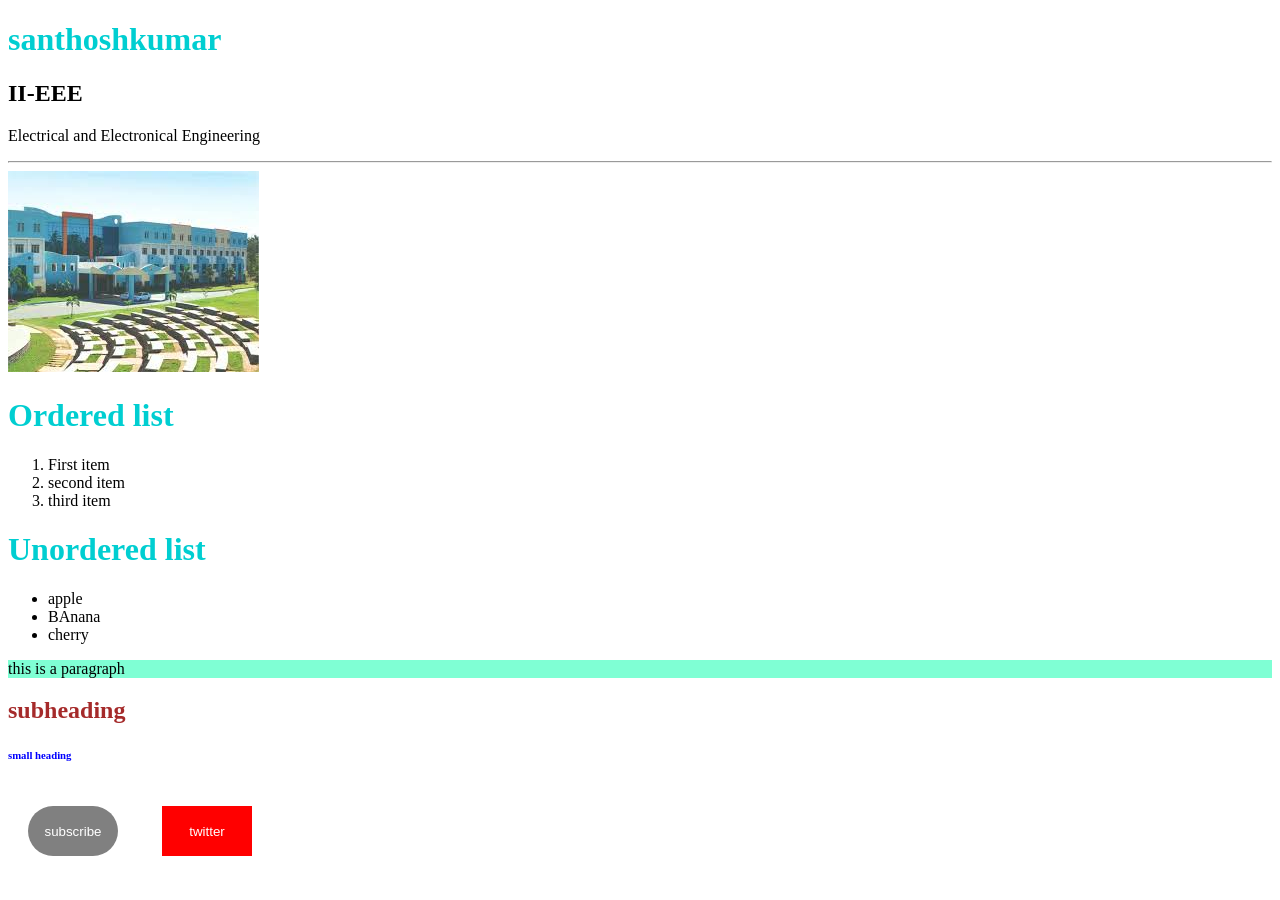
<file: index.html>
<!DOCTYPE html>
<html lang="en">
<head>
    <meta charset="UTF-8">
    <meta name="viewport" content="width=device-width, initial-scale=1.0">
    <title>Document</title>
    <style>
        .subscribe{
            background-color:gray;
            color:white;
            height: 50px;
            width: 90px;
            border-radius:25px;
            border:none;
            margin:20px;

        }
           .subscribe:hover{
            color:yellow;
             cursor:pointer;
            background-color:green;
           }
        .twitter{
            background-color:red;
            color:white;
            height: 50px;
            width: 90px;
            margin:20px;
           
            border:none;
            

        }
        .twitter:hover{
            color:yellow;
            background-color:green;
            cursor:pointer;

        }
        h1{
            color:darkturquoise;
        }
         
    </style>
</head>
<body>
    <h1>santhoshkumar</h1>
    <h2>II-EEE</h2>
    <p> Electrical and Electronical Engineering  </p>
    <hr>
    <a href="https://sece.ac.in/" target="_blank"><img src="college.jpg" alt="college Image"></a>
     <h1>Ordered list</h1>
     <ol>
        <li>First item</li>
        <li>second item</li>
         <li>third item</li>
     </ol>
     <h1>Unordered list</h1>
     <ul>
         <li>apple</li>
        <li>BAnana</li>
         <li>cherry</li>
        </ul>
        <p style="background-color:aquamarine;">this is a paragraph</p>
        <h2 style="color:brown;">subheading</h2>
        <h6 style="color: blue;">small heading</h6>
        <button class="subscribe">
           subscribe
    </button>
        <button class="twitter">
         twitter
    </button>
    </body>
</html>
</file>
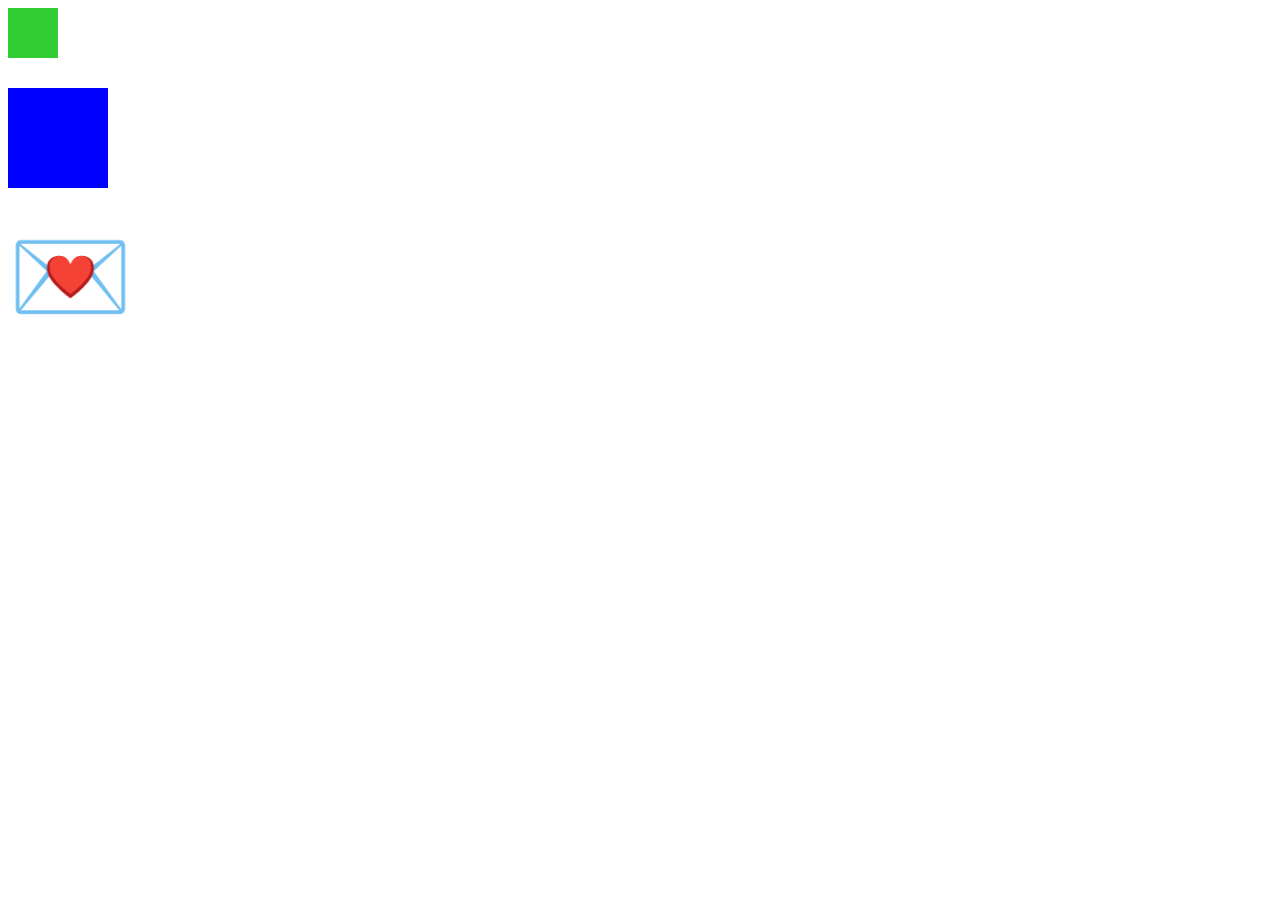
<file: animation.html>
<!DOCTYPE html>
<html lang="en">
<head>
    <meta charset="UTF-8">
    <meta name="viewport" content="width=device-width, initial-scale=1.0">
    <title>Document</title>
    <style>
        @keyframes growbox{
            0%{
                width: 20px;
                height: 20px;
            }
            50%{
                width: 100px;
                height: 100px;
                background-color: lightskyblue;
            }
            100%{
                width: 200px;
                height: 200px;
            }
        }
        .box1{
            width: 50px;
            height: 50px;
            margin-bottom: 10px;
            background-color: limegreen;
            animation-name: growbox;
            animation-duration: 1s;
            animation-iteration-count: infinite;
        }
        @keyframes rotate{
           0%{
            transform: rotate(0deg);
           }
           50%{
            transform: rotate(180deg);
            background-color: aqua;
           }
           100%{
            transform: rotate(0deg);
           }
        }
        .box2{
            width: 100px;
            height: 100px;
            background-color: blue;
            margin-top: 30px;
            animation: rotate 1s infinite;
        }
        @keyframes scale{
            0%{
                font-size: 50px;
            }
            100%{
               font-size: 200px;
            }
        }
        .emoji{
            width: 50px;
            height: 50px;
            font-size: 100px;
            margin-top: 30px;
            animation-name: scale;
            animation-duration: 1s;
            animation-iteration-count: infinite;
        }
    </style>
</head>
<body>
    <div class="box1"></div>
    <div class="box2"></div>
    <div class="emoji">💌</div>
</body>
</html>
</file>
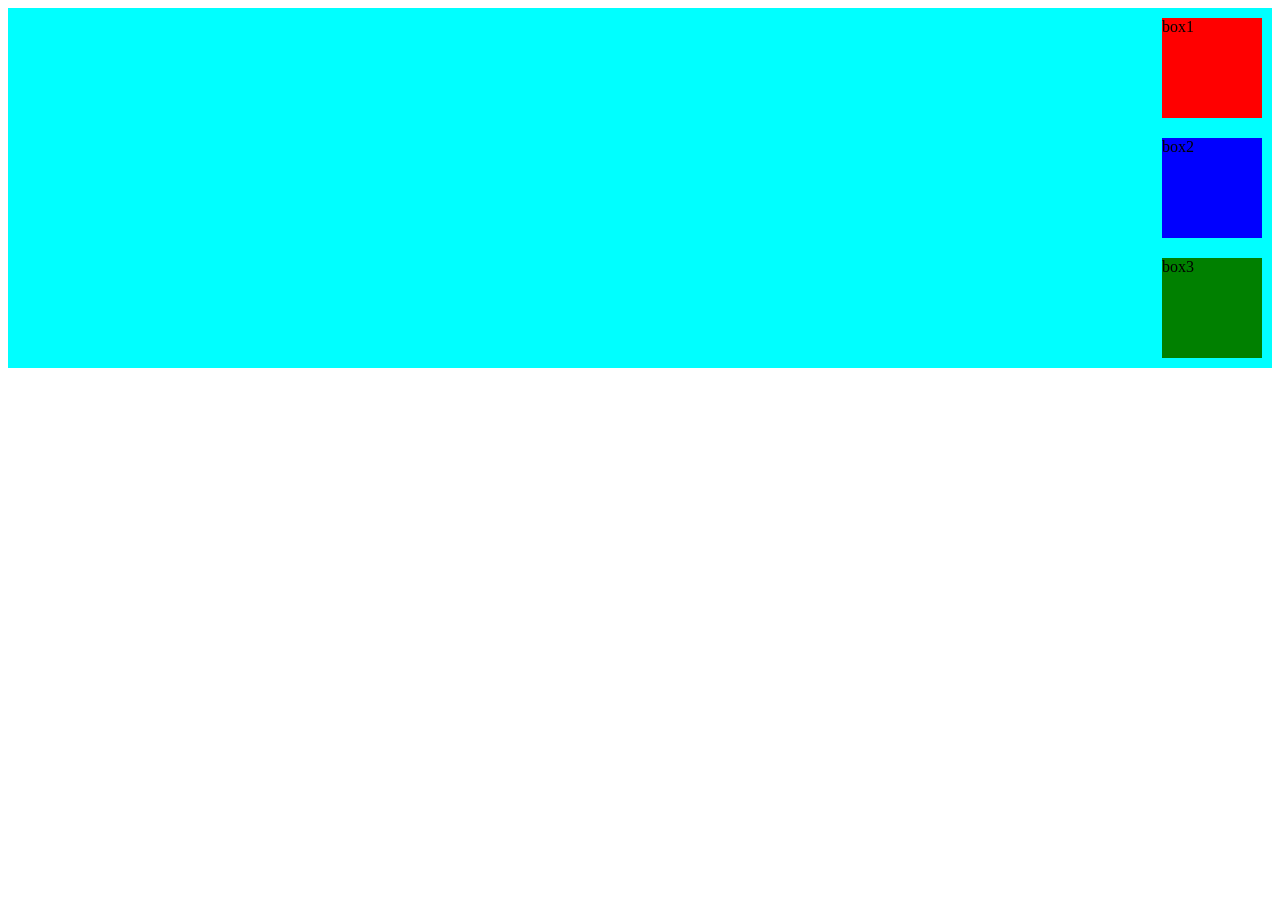
<file: box.html>
<html>
    <head>
        <style>
            .box1{
                width:100px;
                height:100px;
                margin:10px;
                background-color:red;
                position:relative;
                
                z-index:2;
                

            }
            .box2{
                height: 100px;
                width: 100px;
                margin:10px;
                background-color:blue;
                position:relative;
                z-index:1;
            }
            .box3{
                height: 100px;
                width: 100px;
                margin:10px;
                background-color:green;
                position:relative;
            }
            .main{
                background-color:aqua;
                display:flex;
                flex-wrap:wrap;
                flex-direction:column;
                 /* justify-content:space-around; */
                align-items:flex-end;


            }
            
        </style>
    </head>
    <body>
        <div class="main">
        <div class="box1">box1</div>
        <div class="box2">box2</div>
        <div class="box3">box3</div>
        <!-- <div class="box1">box1</div>
        <div class="box2">box2</div>
        <div class="box3">box3</div> -->
    </div>
    </html></body>
</html>
</file>
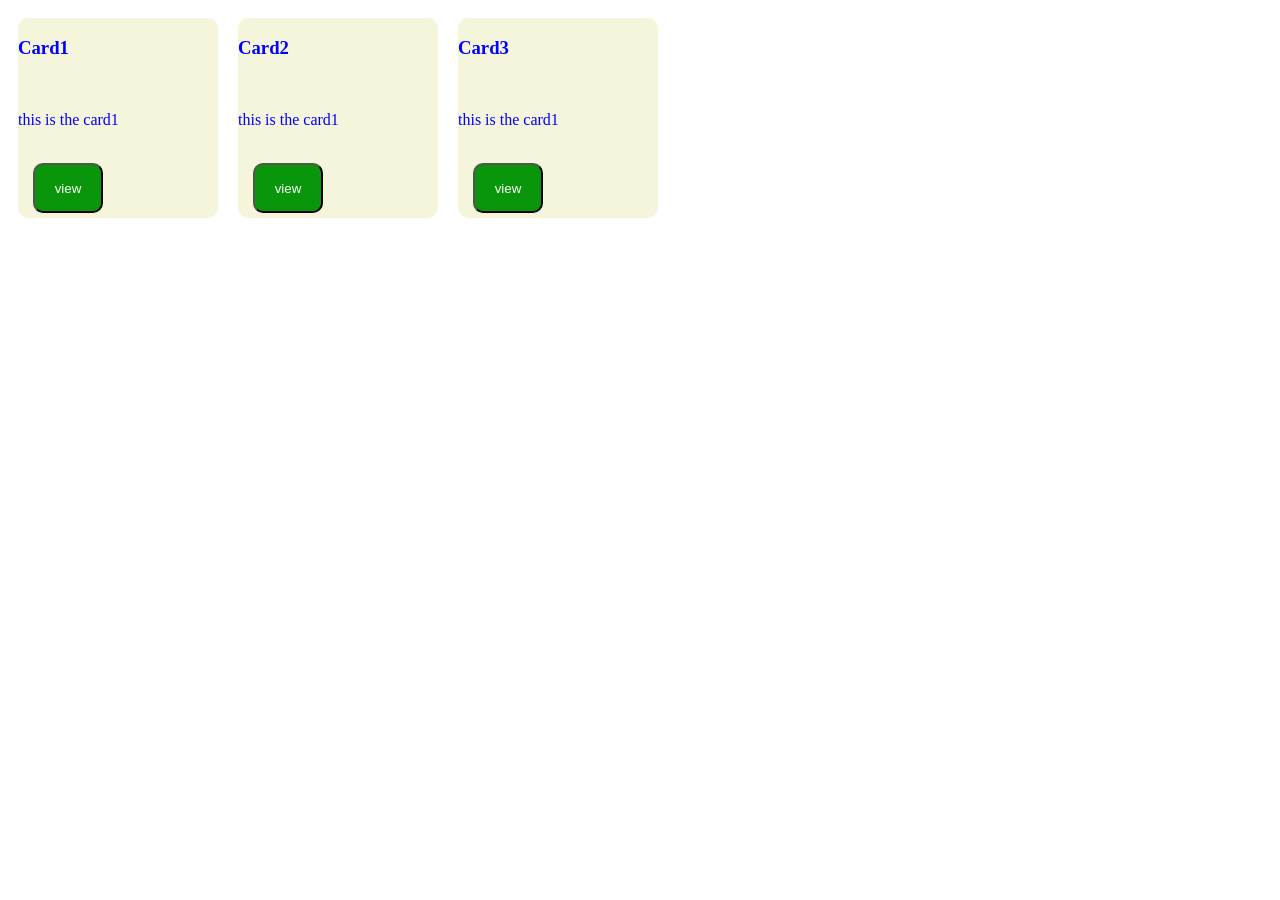
<file: div.html>
<!DOCTYPE html>
<html lang="en">
<head>
    <meta charset="UTF-8">
    <meta name="viewport" content="width=device-width, initial-scale=1.0">
    <title>Document</title>
<style>
    button{
        background-color:rgb(10, 150, 10);
        color:white;
        width:70px;
        height:50px;
        margin-left:15px;
        margin-bottom:15px;
        border-radius:10px;
    }
    .box1{
        background-color:beige;
        color:blue;
        width:200px;
        height:200px;
        border-radius:10px;
        margin:10px;

    }
    .box2{
        background-color:beige;
        color:blue;
        width:200px;
        height:200px;
     margin:10px;

        border-radius:10px;

    }
    .box3{
        background-color:beige;
        color:blue;
        width:200px;
        height:200px;
                margin:10px;

        border-radius:10px;

    }
    .main{
        display:flex;
        flex-wrap:wrap;
        
    }
</style>
</head>
<body><div class="main">
    <div  class="box1"><h3>Card1</h3><br><p>this is the card1</p><br><button>view</button></h3></div>
    <div  class="box2"><h3>Card2</h3><br><p>this is the card1</p><br><button>view</button></h3></div>

    <div  class="box3"><h3>Card3</h3><br><p>this is the card1</p><br><button>view</button></h4></div>
</div>
</body>
</html>
</file>
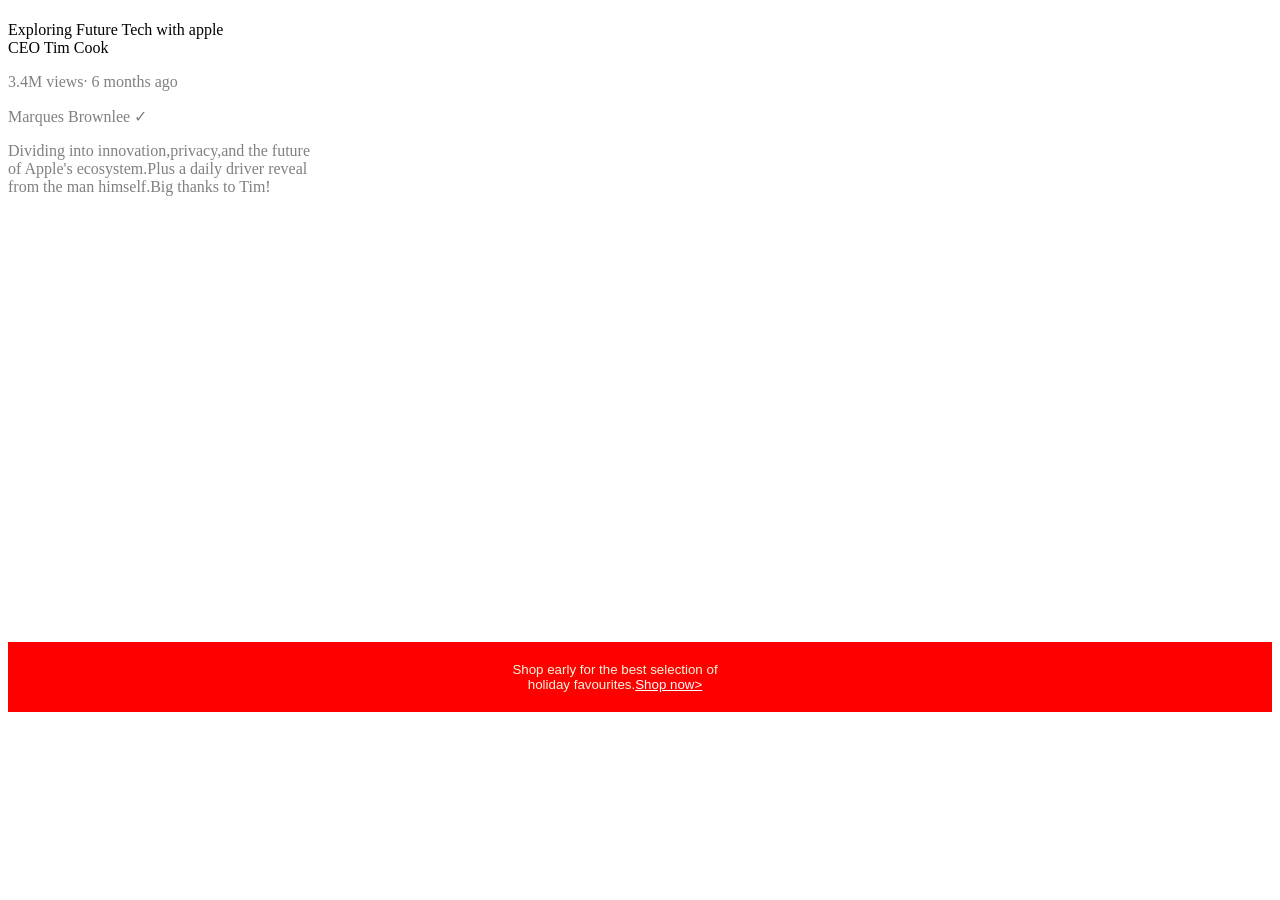
<file: example.html>
<!DOCTYPE html>
<html lang="en">
<head>
    <meta charset="UTF-8">
    <meta name="viewport" content="width=device-width, initial-scale=1.0">
    <title>Document</title>
    <style>
        p{
            color:grey;
            
        }
        .shop{
            color:beige;
            background-color:red;
            border:none;
            margin-top:430px;
            padding:20px;
            padding-left:500px;
            padding-right:550px;
            
        }
        .button{
            color:white;

        }
    </style>
</head>
<body>
    <h1 class="heading"></h1>Exploring Future Tech with apple<br>CEO Tim Cook</h1>
   <p class="views"> 3.4M views&#183 6 months ago</p>
   <P class="name"> Marques Brownlee &#10003 </P> 
   <p class="final">Dividing into innovation,privacy,and the future<br> of Apple's ecosystem.Plus a daily driver reveal<br> from the man himself.Big thanks to Tim!</p>
   <center>
   <button class ="shop">
    Shop early for the best selection of holiday favourites.<a href="https://www.apple.com/in/" target="-blank" class="button">Shop now></a>
 </button>
   </center>
</body>
</html>
</file>
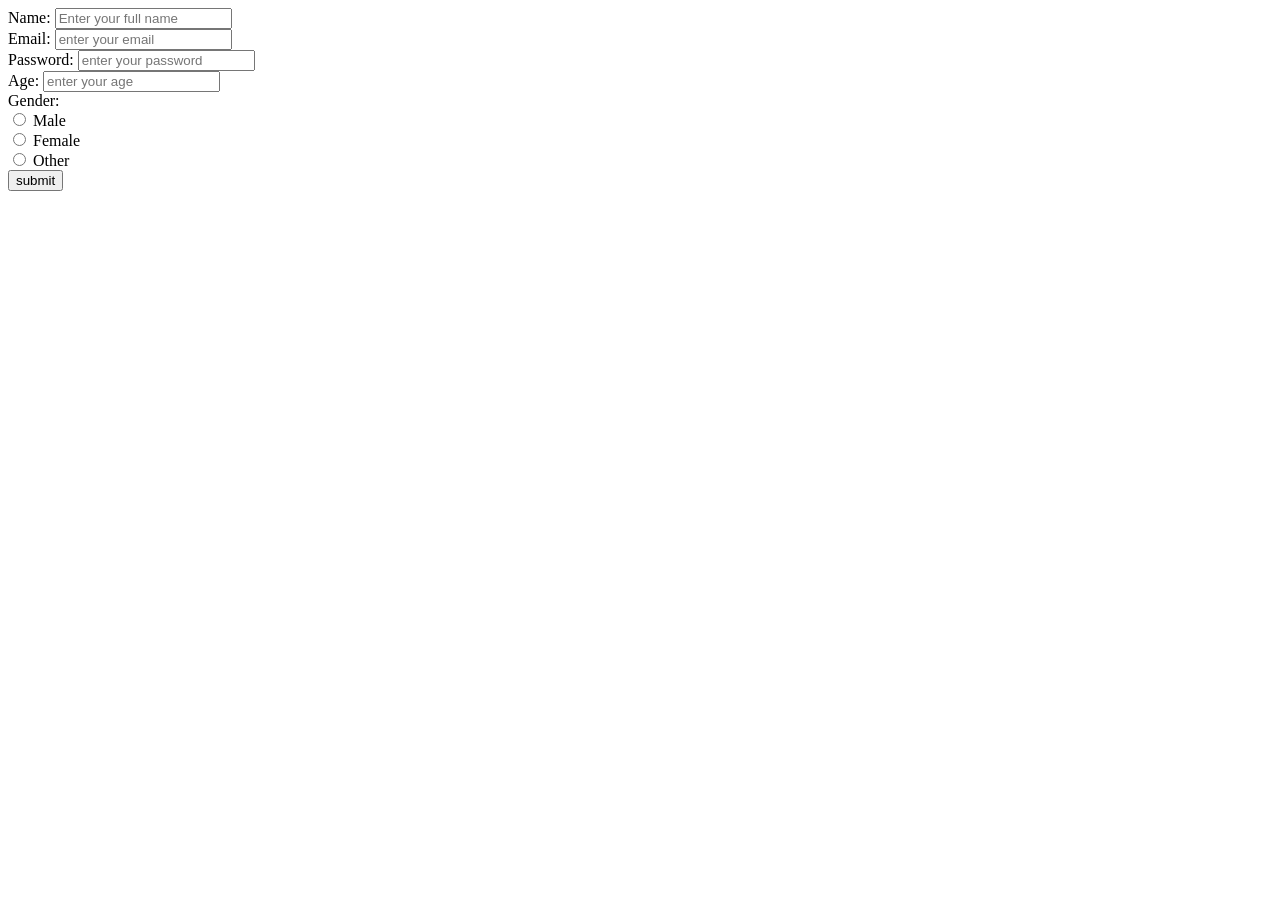
<file: form.html>
<!DOCTYPE html>
<html lang="en">
<head>
    <meta charset="UTF-8">
    <meta name="viewport" content="width=device-width, initial-scale=1.0">
    <title>Document</title>
    <style>
         
    </style>
</head>
<body>
   <form>
    <label>Name:</label>
    <input type="text" placeholder="Enter your full name"required>
     <br>
    <label>Email:</label>
    <input type="email"required placeholder="enter your email"><br>
    <label>Password:</label>
    <input type="password"required placeholder="enter your password"><br>
    <label>Age:</label>
    <input type="age"required placeholder="enter your age"><br>
    <label>Gender:</label><br>
    <input type="radio"name="gender"required>
    <label>Male</label><br>
    <input type="radio"name="gender">
    <label>Female</label><br>
    <input type="radio"name="gender">
    <label>Other</label><br>
    <button type="Submit">submit</button>
    
   </form> 
</body>
</html>
</file>
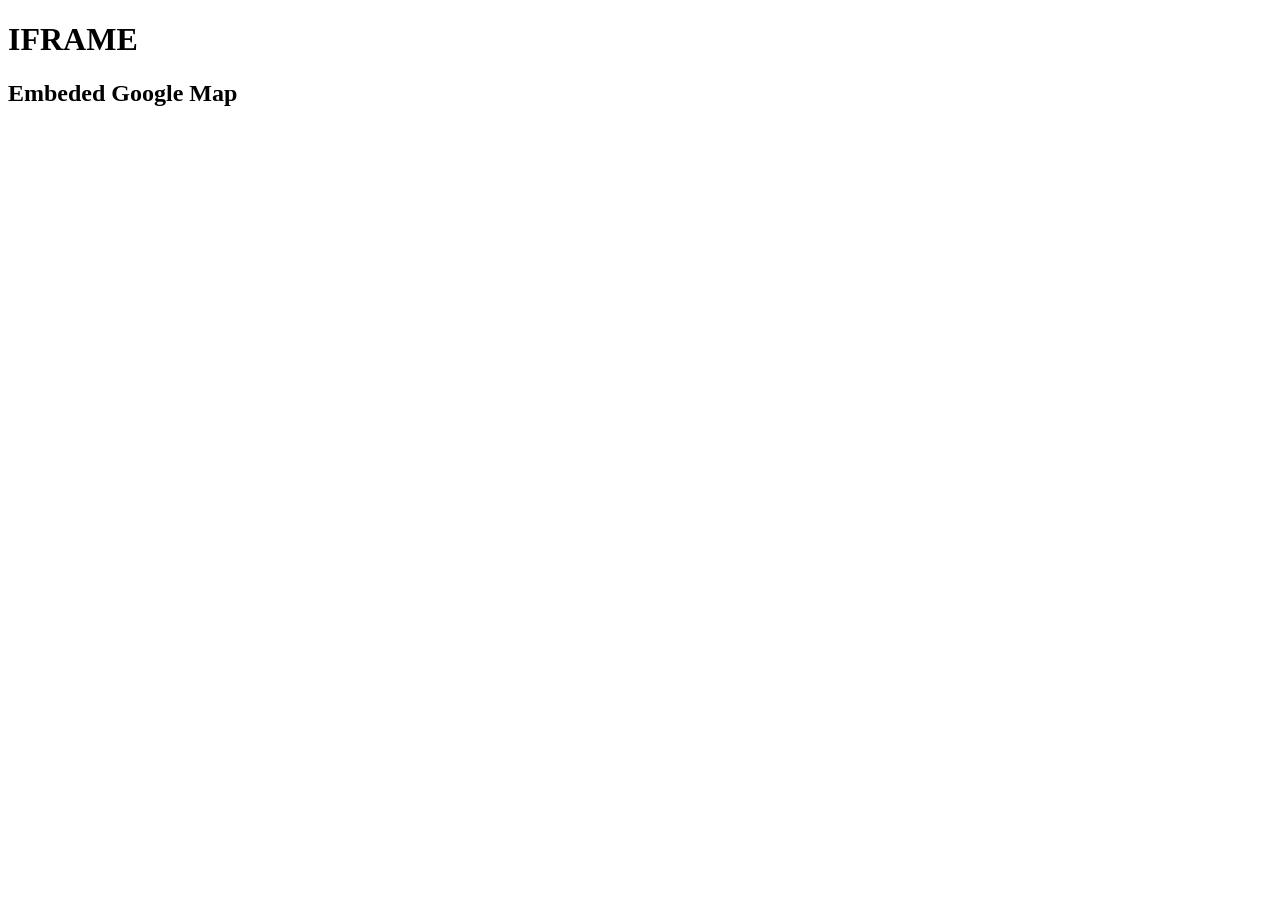
<file: map.html>
<!DOCTYPE html>
<html lang="en">
<head>
    <meta charset="UTF-8">
    <meta name="viewport" content="width=device-width, initial-scale=1.0">
    <title>Document</title>
</head>
<body>
    <h1>IFRAME</h1>
    <h2>Embeded Google Map</h2>
<iframe src="https://www.google.com/maps/embed?pb=!1m14!1m12!1m3!1d31350.406800284607!2d77.0637824!3d10.8265472!2m3!1f0!2f0!3f0!3m2!1i1024!2i768!4f13.1!5e0!3m2!1sen!2sin!4v1764666400659!5m2!1sen!2sin" width="600" height="450" style="border:0;" allowfullscreen="" loading="lazy" referrerpolicy="no-referrer-when-downgrade"></iframe></body>
</html>
</file>
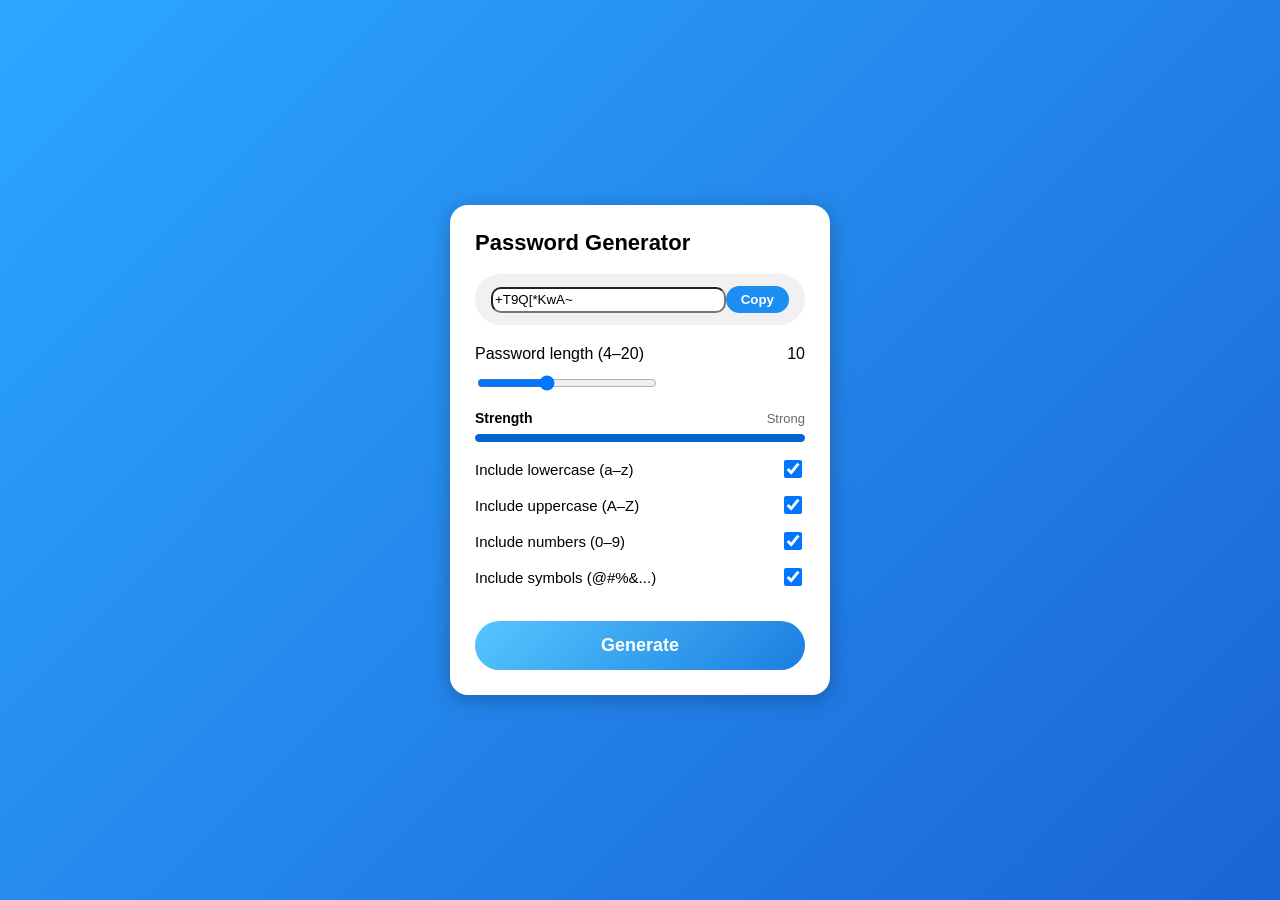
<file: password.html>
<!DOCTYPE html>
<html lang="en">
<head>
<meta charset="UTF-8">
<title>Password Generator UI</title>
<style>
    body {
        margin: 0;
        display: flex;
        justify-content: center;
        align-items: center;
        height: 100vh;
        font-family: Arial, sans-serif;
        background: linear-gradient(135deg, #2ca7ff, #1b65d6);
    }

    .card {
        background: white;
        width: 330px;
        border-radius: 18px;
        padding: 25px;
        box-shadow: 0 4px 20px rgba(0,0,0,0.25);
    }

    h2 {
        margin-top: 0;
        font-size: 22px;
        font-weight: 700;
    }

    .output-box {
        background: #f1f1f1;
        border-radius: 50px;
        padding: 12px 16px;
        display: flex;
        justify-content: space-between;
        align-items: center;
        font-size: 18px;
        margin-bottom: 20px;
    }

    .copy-btn {
        background: #1c8df2;
        color: white;
        padding: 6px 15px;
        border-radius: 25px;
        border: none;
        font-weight: bold;
        cursor: pointer;
    }

    .option-row {
        display: flex;
        align-items: center;
        justify-content: space-between;
        margin: 12px 0;
        font-size: 15px;
    }

    input[type="checkbox"] {
        width: 18px;
        height: 18px;
        cursor: pointer;
    }

    .slider-row {
        display: flex;
        align-items: center;
        justify-content: space-between;
        margin-bottom: 10px;
    }

    input[type="range"] {
        width: 180px;
    }

    .generate-btn {
        width: 100%;
        padding: 14px;
        margin-top: 20px;
        border: none;
        border-radius: 30px;
        background: linear-gradient(135deg, #55c6ff, #1b7ee0);
        color: white;
        font-size: 18px;
        cursor: pointer;
        font-weight: bold;
    }
    .output-box .text{
        border-radius: 10px;
        width: 100%;
        height: 20px;
    }

    .strength-row {
        display: flex;
        align-items: center;
        justify-content: space-between;
        margin: 15px 0 8px 0;
        font-size: 14px;
        font-weight: 600;
    }

    .strength-bar {
        width: 100%;
        height: 8px;
        background: #e0e0e0;
        border-radius: 10px;
        overflow: hidden;
        margin-bottom: 15px;
    }

    .strength-fill {
        height: 100%;
        width: 0%;
        border-radius: 10px;
        transition: width 0.3s ease, background-color 0.3s ease;
        background-color: #ff4444;
    }

    .strength-fill.weak {
        background-color: #ff4444;
    }

    .strength-fill.fair {
        background-color: #ffaa00;
    }

    .strength-fill.good {
        background-color: #44aa44;
    }

    .strength-fill.strong {
        background-color: #0066cc;
    }

    .strength-text {
        font-size: 13px;
        color: #666;
        font-weight: 500;
    }
</style>
</head>
<body>

<div class="card">
    <h2>Password Generator</h2>

    <div class="output-box">
        <input type="text" class="text">
        <button class="copy-btn">Copy</button>
    </div>

    <div class="slider-row">
        <span>Password length (4–20)</span>
        <span>10</span>
    </div>

    <input type="range" min="4" max="20" value="10">

    <div class="strength-row">
        <span>Strength</span>
        <span class="strength-text">—</span>
    </div>

    <div class="strength-bar">
        <div class="strength-fill"></div>
    </div>

    <div class="option-row">
        <span>Include lowercase (a–z)</span>
        <input type="checkbox" checked>
    </div>

    <div class="option-row">
        <span>Include uppercase (A–Z)</span>
        <input type="checkbox" checked>
    </div>

    <div class="option-row">
        <span>Include numbers (0–9)</span>
        <input type="checkbox" checked>
    </div>

    <div class="option-row">
        <span>Include symbols (@#%&...)</span>
        <input type="checkbox" checked>
    </div>

    <button class="generate-btn">Generate</button>
</div>

<script>
  const passwordInput = document.querySelector('.text');
  const copyBtn = document.querySelector('.copy-btn');
  const rangeSlider = document.querySelector('input[type="range"]');
  const lengthDisplay = document.querySelector('.slider-row span:last-child');
  const checkboxes = document.querySelectorAll('input[type="checkbox"]');
  const generateBtn = document.querySelector('.generate-btn');
  const strengthFill = document.querySelector('.strength-fill');
  const strengthText = document.querySelector('.strength-text');

  
  const charSets = {
    lowercase: 'abcdefghijklmnopqrstuvwxyz',
    uppercase: 'ABCDEFGHIJKLMNOPQRSTUVWXYZ',
    numbers: '0123456789',
    symbols: '@#%&*$!?^~()-_+=[]{}|:;<>,./'
  };

 
  function calculateStrength(password) {
    let score = 0;

   
    if (password.length >= 4) score += 10;
    if (password.length >= 8) score += 10;
    if (password.length >= 12) score += 10;
    if (password.length >= 16) score += 10;

    
    if (/[a-z]/.test(password)) score += 15;
    if (/[A-Z]/.test(password)) score += 15;
    if (/[0-9]/.test(password)) score += 15;
    if (/[!@#$%^&*()_+\-=\[\]{};:'",.<>?\/\\|`~]/.test(password)) score += 20;

    return score;
  }

  
  function updateStrengthMeter() {
    const password = passwordInput.value;
    const score = calculateStrength(password);

    let level, label, width, className;

    if (score < 25) {
      level = 'Weak';
      width = 25;
      className = 'weak';
    } else if (score < 50) {
      level = 'Fair';
      width = 50;
      className = 'fair';
    } else if (score < 75) {
      level = 'Good';
      width = 75;
      className = 'good';
    } else {
      level = 'Strong';
      width = 100;
      className = 'strong';
    }

    strengthFill.style.width = width + '%';
    strengthFill.className = 'strength-fill ' + className;
    strengthText.textContent = level;
  }

 
  rangeSlider.addEventListener('input', (e) => {
    lengthDisplay.textContent = e.target.value;
  });

  
  function generatePassword() {
    const length = parseInt(rangeSlider.value);
    let chars = '';


    if (checkboxes[0].checked) chars += charSets.lowercase;
    if (checkboxes[1].checked) chars += charSets.uppercase;
    if (checkboxes[2].checked) chars += charSets.numbers;
    if (checkboxes[3].checked) chars += charSets.symbols;

    
    if (chars === '') chars = charSets.lowercase;

    
    let password = '';
    for (let i = 0; i < length; i++) {
      password += chars.charAt(Math.floor(Math.random() * chars.length));
    }

    passwordInput.value = password;
    updateStrengthMeter();
  }

 
  generateBtn.addEventListener('click', generatePassword);


  copyBtn.addEventListener('click', () => {
    if (passwordInput.value) {
      navigator.clipboard.writeText(passwordInput.value).then(() => {
        const originalText = copyBtn.textContent;
        copyBtn.textContent = 'Copied!';
        setTimeout(() => {
          copyBtn.textContent = originalText;
        }, 2000);
      });
    }
  });


  generatePassword();
</script>

</body>
</html>
</file>
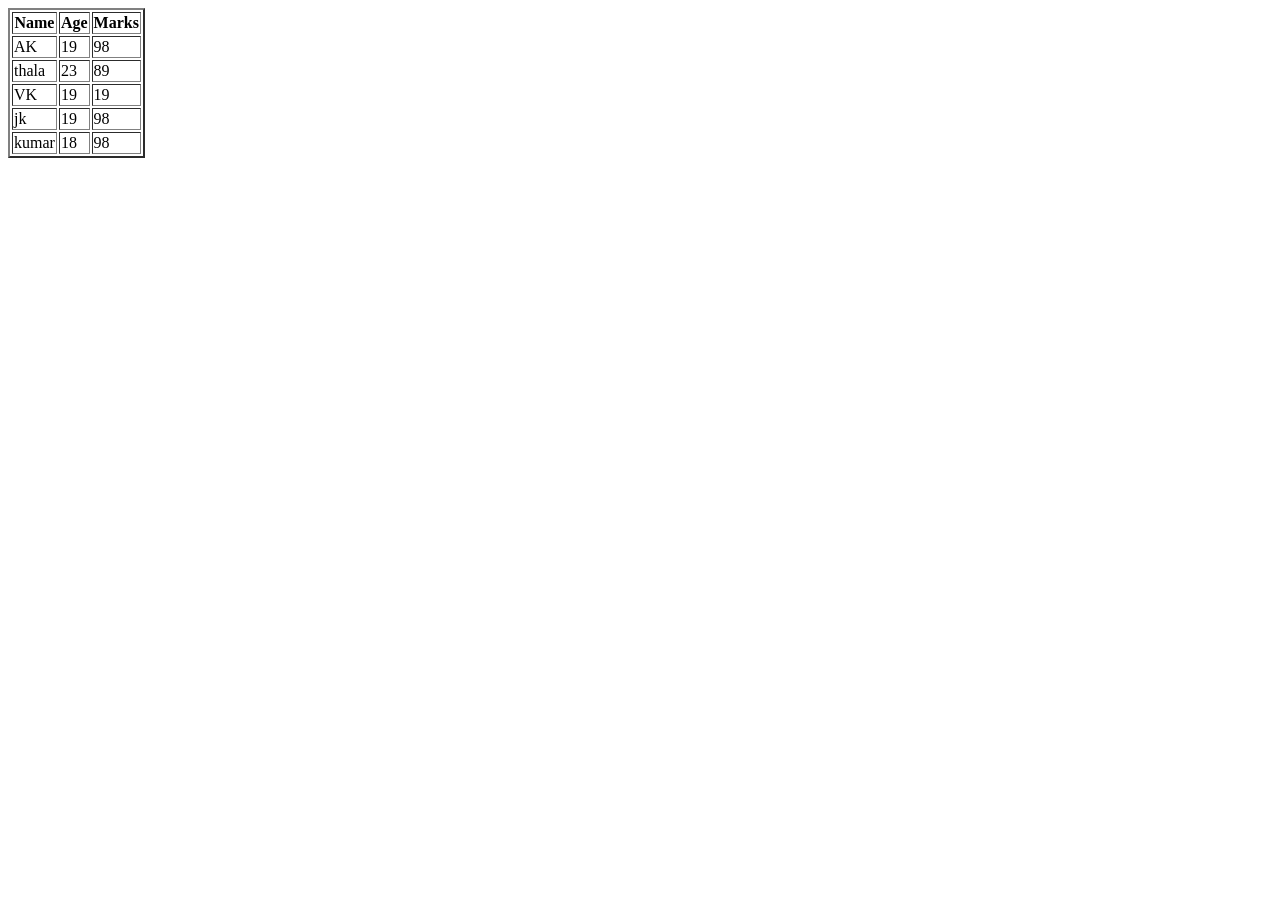
<file: table.html>
<!DOCTYPE html>
<html lang="en">
<head>
    <meta charset="UTF-8">
    <meta name="viewport" content="width=device-width, initial-scale=1.0">
    <title>Document</title>
</head>
<body>
    <table border="2">
        <tr>
            
            <th>Name</th>
            <th>Age</th>
            <th>Marks</th>

        </tr>
        <tr>
        
            <td>AK</td>
            <td>19</td>
            <td>98</td>
        </tr>
        <tr>
            
            <td>thala</td>
            <td>23</td>
            <td>89</td>
        </tr>
        <tr>
            
            <td>VK</td>
            <td>19</td>
            <td>19</td>
        </tr>
        <tr>
        
            <td>jk</td>
            <td>19</td>
            <td>98</td>
        </tr>
        <tr>
            
            <td>kumar</td>
            <td>18</td>
            <td>98</td>
        </tr>
    </table>
</body>
</html>
</file>
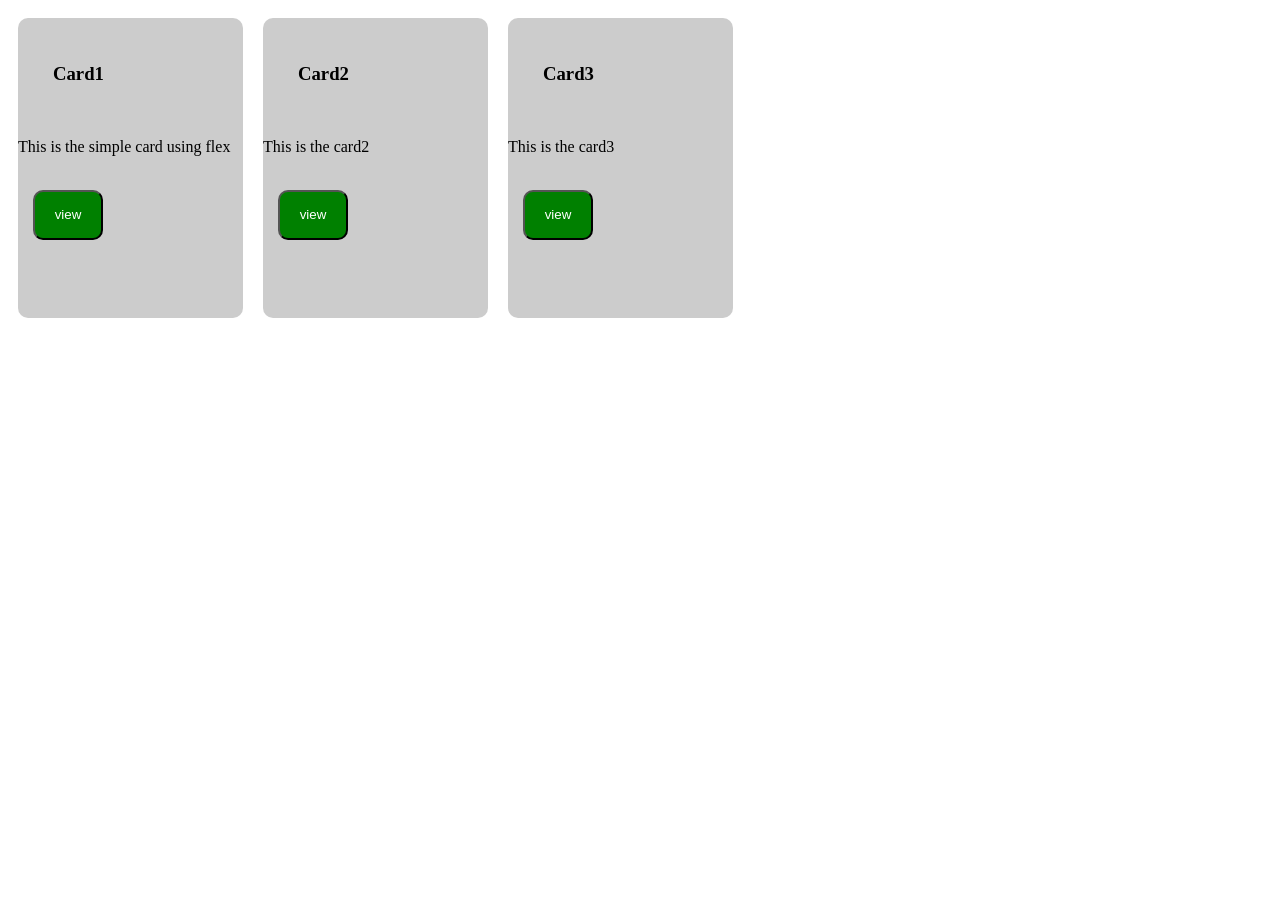
<file: task1.html>
<!DOCTYPE html>
<html lang="en">
<head>
    <meta charset="UTF-8">
    <meta name="viewport" content="width=device-width, initial-scale=1.0">
    <title>Document</title>
<link rel="stylesheet" href="style.css">
</head>
<body><div class="main">
    <div  class="box "><h3>Card1</h3><br><p>This is the simple card using flex</p><br><button>view</button></h3></div>
    <div  class="box"><h3>Card2</h3><br><p>This is the card2</p><br><button>view</button></h3></div>

    <div  class="box"><h3>Card3</h3><br><p>This is the card3</p><br><button>view</button></h4></div>
</div>
<script src="script.js"></script>
</body>
</html>
</file>
<file: style.css>
<style>
    .myimage {
    width: 300px;
    height: 200px;
    background-image: url('sececollege_image.JPEG');
    background-size: cover;
    background-position: center;
    border: 2px solid black;
}
    h3{
        margin-top:45px;
        margin-left:35px;
    }
    button{
        background-color:green;
        color:white;
        width:70px;
        height:50px;
        margin-left:15px;
        margin-bottom:0px;
        border-radius:10px;
    }
    
    .box{
        background-color:#ccc;
        width:225px;
        height:300px;
        border-radius:10px;
        margin:10px;

    }
    
    .main{
        display:flex;
        flex-wrap:wrap;
        
    }
</style>
</file>
